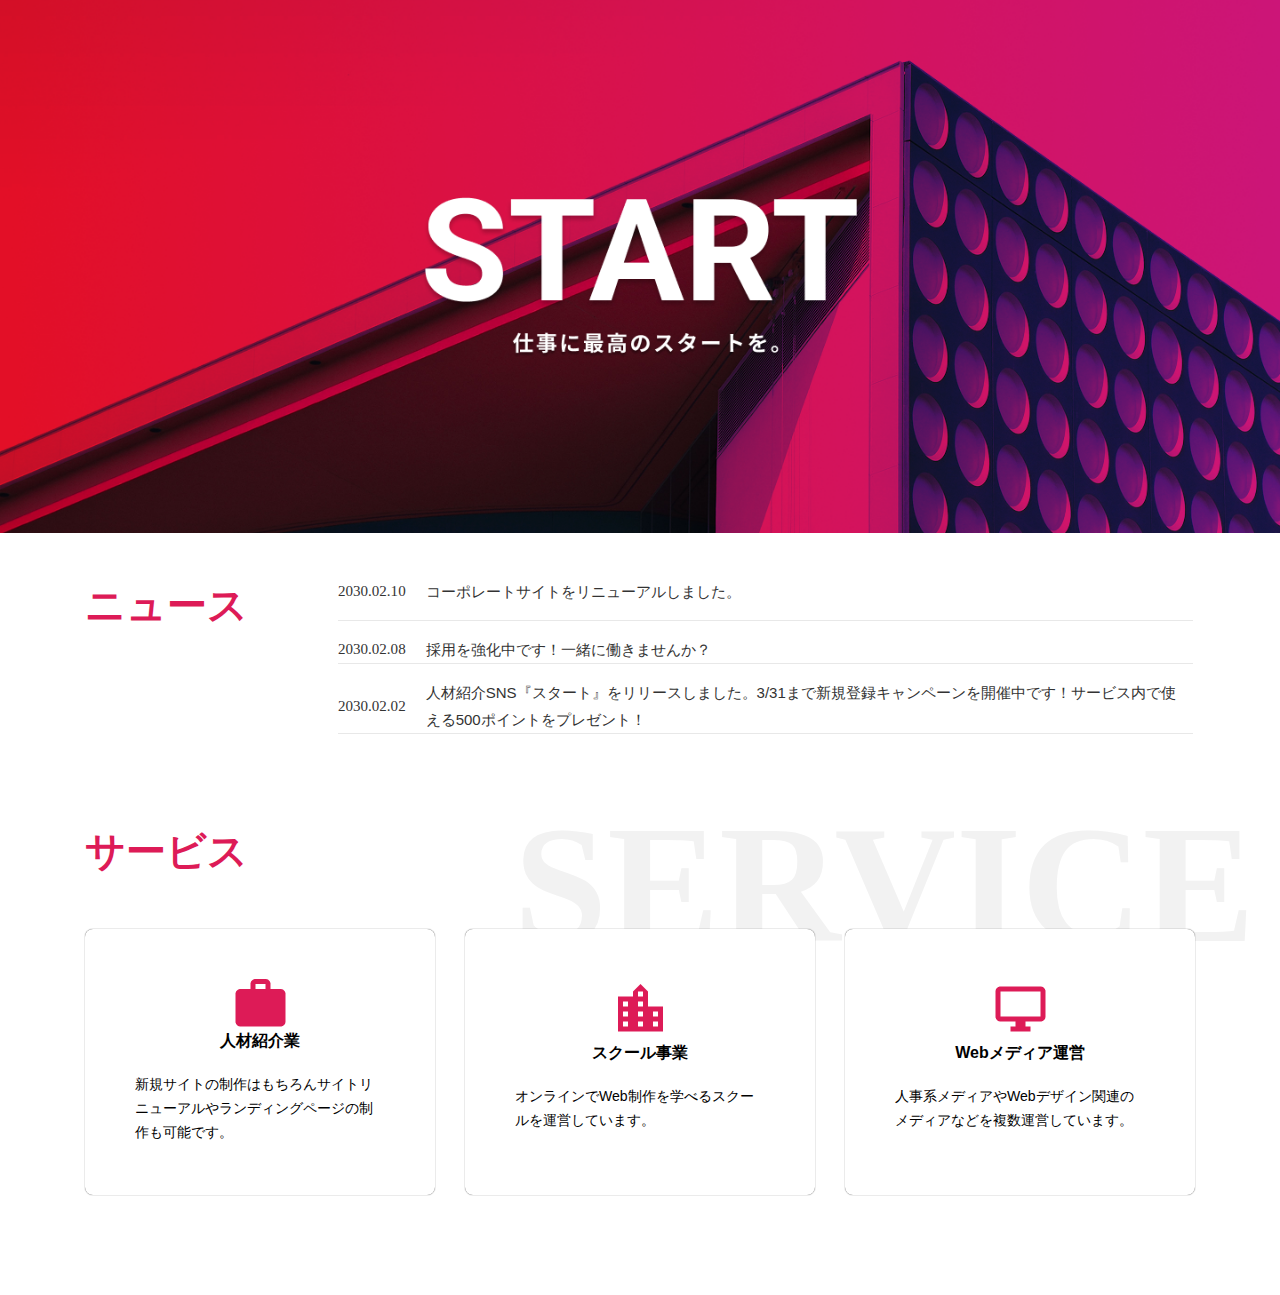
<file: html/index.html>
<!DOCTYPE html>
<html lang="ja">
<head>
  <meta charset="UTF-8">
  <meta name="viewport" content="width=device-width, initial-scale=1.0">
  <title>Document</title>
  <link rel="stylesheet" href="../css/destyle.css">
</head>
<body>
  <header>
    <!--header_common~ 読み込み -->
    <div class="header__mv">
      <img class="view-pc" src="../img/pc_mv.png" alt="START 仕事に最高のスタートを">
      <img class="view-sp" src="../img/sp_mv.png" alt="START 仕事に最高のスタートを">
    </div>
  </header>
  <div class="contents">
    <!-- flexで横並びにする。 -->
    <section class="news">
      <h2>ニュース</h2>
      <!-- 用語とその説明という関係じゃないので、dldtddは使用せず -->
      <ul class="c-news_list">
        <li>
          <a class="c-news_link" href="#">
            <span class="c-news_day">2030.02.10</span>
            <span>コーポレートサイトをリニューアルしました。</span>
          </a>
        </li>
        <li>
          <a class="c-news_link" href="#">
            <span class="c-news_day">2030.02.08</span>
            <span>採用を強化中です！一緒に働きませんか？</span>
          </a>
        </li>
        <li>  
          <a class="c-news_link" href="#">
            <span class="c-news_day">2030.02.02</span>
            <span>人材紹介SNS『スタート』をリリースしました。3/31まで新規登録キャンペーンを開催中です！サービス内で使える500ポイントをプレゼント！</span>
          </a>          
        </li>
      </ul>
    </section>
    <section class="service">
      <h2>サービス</h2>
      <ul class="service__list">
        <!-- backgound:#fff;、flex+flex-flow,gap指定で縦の間隔調整 -->
        <li class="service__item">
          <div class="service__title">
            <img  class="service__img" src="../img/work.png" alt="人材紹介業">
            <p class="service__subtitle">人材紹介業</p>
          </div>   
          <span class="service__explanation">新規サイトの制作はもちろんサイトリニューアルやランディングページの制作も可能です。</span>
        </li>
        <li class="service__item">
          <div class="service__title">
            <img  class="service__img" src="../img/location_city_black_24dp.png" alt="スクール事業">
            <p class="service__subtitle">スクール事業</p>
          </div>
          <span class="service__explanation">オンラインでWeb制作を学べるスクールを運営しています。</span>
        </li>
        <li class="service__item">
          <div class="service__title">
            <img  class="service__img" src="../img/desktop_windows_24dp.png" alt="Webメディア運営">
            <p class="service__subtitle">Webメディア運営</p>
          </div>
          <span class="service__explanation">人事系メディアやWebデザイン関連のメディアなどを複数運営しています。</span>
        </li>                
      </ul>
    </section>
  </div>
  <footer>
    <!-- footer_common~読み込み -->
    <script>
      $('div').load('footer_common_script.html');
    </script>
  </footer>
  <script src="https://ajax.googleapis.com/ajax/libs/jquery/3.7.1/jquery.min.js"></script>
  <script src="../js/script.js"></script>
</body>
</html>
</file>
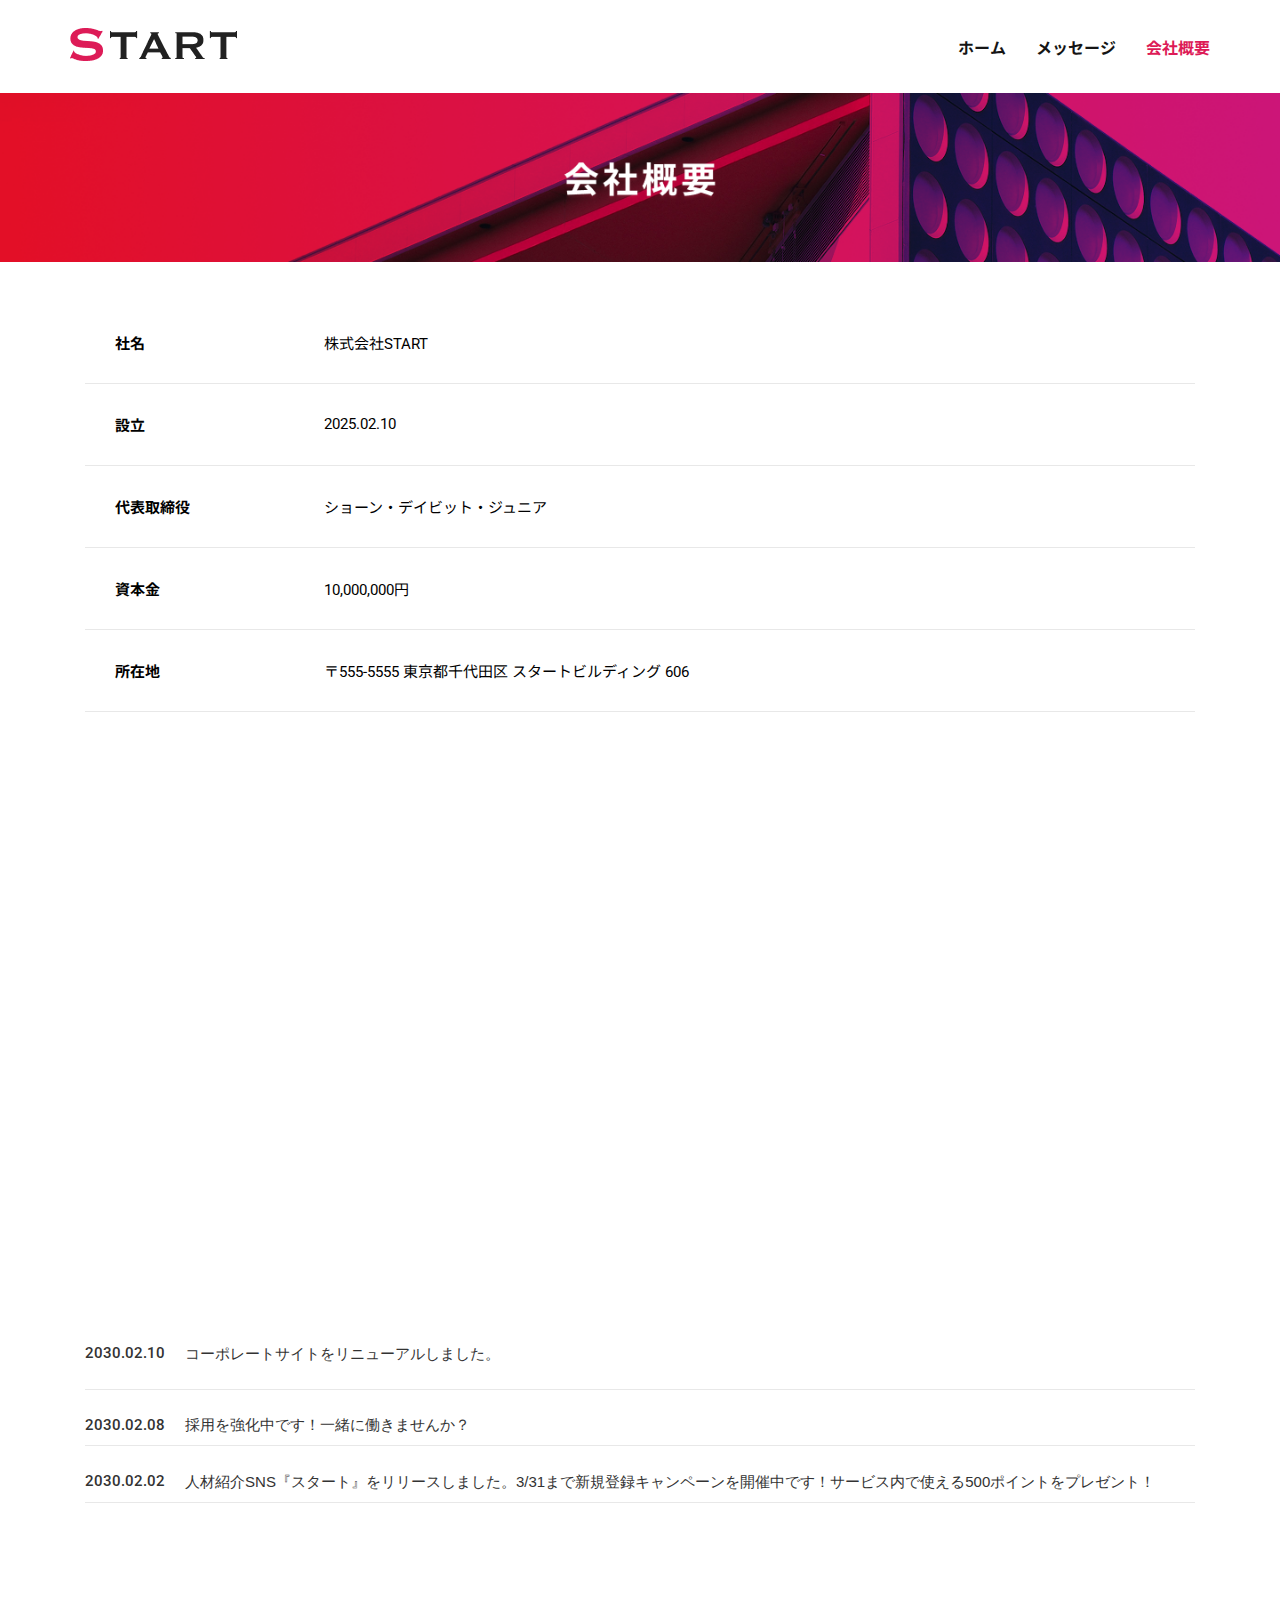
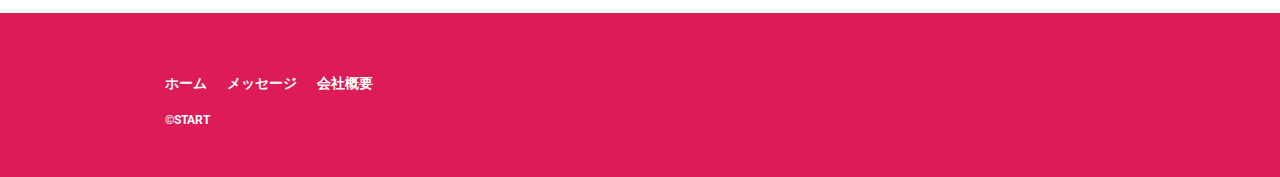
<file: html/company.html>
<!DOCTYPE html>
<html lang="ja">
<head>
  <meta charset="UTF-8">
  <meta name="viewport" content="width=device-width, initial-scale=1.0">
  <title>Document</title>
  <link rel="preconnect" href="https://fonts.googleapis.com">
  <link rel="preconnect" href="https://fonts.gstatic.com" crossorigin>
  <link rel="stylesheet" href="../css/destyle.css">	
  <link href="https://fonts.googleapis.com/css2?family=Noto+Sans+JP:wght@500;700&family=Roboto:wght@400;700&display=swap" 
  rel="stylesheet">
  <link href="https://fonts.googleapis.com/icon?family=Material+Icons+Round" rel="stylesheet">
  <link rel="stylesheet" href="../css/destyle.css">
</head>
<body>
  <header>
    <!--header_common~ 読み込み -->
    <div class="header__menu">
      <div class="top__link">
        <a href="."><img class="top__img" src="../img/start_logo.png" alt="START"></a>
      </div>
      <nav class="gnav view-pc">
        <ul class="gnav__list">
          <li class="gnav__item"><a class="gnav__link" href=".">ホーム</a></li>
          <li class="gnav__item"><a class="gnav__link" href="message.html">メッセージ</a></li>
          <li class="gnav__item"><a class="gnav__link" href="company.html">会社概要</a></li>
        </ul>
      </nav>
      <!-- PC時はdisplay:none; -->
      <nav class="spMenu view-sp">
        <button class="spMenu__btn">
          <img src="../img/menu_btn.png" alt="メニュー">
        </button>
        <div id="spMenu__openMenu" class="spMenu__openMenu">
          <button class="spMenu__close">
            <img src="../img/menu_close.png" alt="閉じる">
          </button>
          <ul class="spMenu__list">
            <li class="spMenu__item"><a class="spMenu__link" href=".">ホーム</a></li>
            <li class="spMenu__item"><a class="spMenu__link" href="message.html">メッセージ</a></li>
            <li class="spMenu__item"><a class="spMenu__link" href="company.html">会社概要</a></li>
          </ul>
        </div> 
      </nav>
    </div>
    <div class="header__mv">
      <img class="view-pc" src="../img/pc_overview-header.png" alt="会社概要">
      <img class="view-sp" src="../img/sp_overview-header.png" alt="会社概要">
    </div>
    
  </header>
  <div class="contents">
    <section class="overview">
      <dl class="overview__list">
        <div class="overview__element">
          <dt class="overview__title">社名</dt>
          <dd>株式会社START</dd>
        </div>
        
        <div class="overview__element">
          <dt class="overview__title">設立</dt>
          <dd>2025.02.10</dd>
        </div>

        <div class="overview__element">
          <dt class="overview__title">代表取締役</dt>
          <dd>ショーン・デイビット・ジュニア</dd>
        </div>

        <div class="overview__element">
          <dt class="overview__title">資本金</dt>
          <dd>10,000,000円</dd>
        </div>

        <div class="overview__element">
          <dt class="overview__title">所在地</dt>
          <dd>〒555-5555 東京都千代田区 スタートビルディング 606</dd>
        </div>

      </dl>

      <div class="overview__map">
        <iframe src="https://www.google.com/maps/embed?pb=!1m18!1m12!1m3!1d3247.84350548849!2d139.61239297578007!3d35.50814767264369!2m3!1f0!2f0!3f0!3m2!1i1024!2i768!4f13.1!3m3!1m2!1s0x60185ed182071401%3A0xf052ade584b9305d!2z44Ki44O844Kv44K344K544OG44Og44Ov44O844Kv44K55qCq5byP5Lya56S-!5e0!3m2!1sja!2sjp!4v1759543767922!5m2!1sja!2sjp" width="600" height="450" style="border:0;" allowfullscreen="" loading="lazy" referrerpolicy="no-referrer-when-downgrade"></iframe>
      </div>
      
      <ul class="c-news_list">
        <li>
          <a class="c-news_link" href="#">
            <p class="c-news_day">2030.02.10</p>
            <span>コーポレートサイトをリニューアルしました。</span>
          </a>
        </li>
        <li>
          <a class="c-news_link" href="#">
            <p class="c-news_day">2030.02.08</p>
            <span>採用を強化中です！一緒に働きませんか？</span>
          </a>
        </li>
        <li>  
          <a class="c-news_link" href="#">
            <p class="c-news_day">2030.02.02</p>
            <span>人材紹介SNS『スタート』をリリースしました。3/31まで新規登録キャンペーンを開催中です！サービス内で使える500ポイントをプレゼント！</span>
          </a>          
        </li>
      </ul>
    </section>
  </div>

  
  <footer>
    <div class="footer__container">
      <ul class="footer__list">
        <li class="footer__item"><a class="footer__link" href=".">ホーム</a></li>
        <li class="footer__item"><a class="footer__link" href="message.html">メッセージ</a></li>
        <li class="footer__item"><a class="footer__link" href="company.html">会社概要</a></li>
      </ul>
      <div class="footer__copyright">©START</div>
    </div>
  </footer>
  <script src="http://ajax.googleapis.com/ajax/libs/jquery/3.7.1/jquery.min.js"></script>
  <script src="../js/script.js"></script>    
</body>
</html>
</file>
<file: css/destyle.css>
*, *::before, *::after {
  box-sizing: border-box;
}

body {
  font-family: "Roboto", "Noto Sans JP", Arial, "Hiragino Kaku Gothic ProN", "Hiragino Sans", Meiryo, sans-serif;
  margin: 0;
}

button {
  border: none;
  background: transparent;
}

ul {
  padding: 0;
  margin: 0;
}

dd, p {
  margin: 0;
}

.view-pc {
  display: block;
}

.view-sp {
  display: none;
}

h2 {
  color: #DD1B57;
  font-size: 250%;
  font-weight: bold;
  margin: 0;
}

li {
  list-style: none;
}

a {
  color: #333;
  text-decoration: none;
}
a:hover {
  text-decoration: underline;
}

.header__menu {
  width: 100%;
  display: flex;
  align-items: center;
  justify-content: space-between;
}

.gnav .gnav__list {
  display: flex;
  align-items: center;
  gap: 30px;
}
.gnav .gnav__link {
  color: #151515;
  font-size: 16px;
  font-weight: bold;
}
.gnav .gnav__link-current {
  color: #DD1B57;
}

.spMenu {
  position: relative;
  width: 60px;
  height: 60px;
}
.spMenu .spMenu__openMenu {
  display: none;
  position: fixed;
  top: 0;
  right: 0;
  background: #DD1B57;
  width: 200px;
  height: 100%;
  z-index: 100;
}
.spMenu .spMenu__openMenu-active {
  display: block;
}
.spMenu .spMenu__close {
  position: absolute;
  right: 0;
}
.spMenu .spMenu__list {
  margin: 90px 0 0;
  text-align: center;
}
.spMenu .spMenu__item {
  margin: 0 0 25px;
}
.spMenu .spMenu__link {
  color: #fff;
  font-size: 16px;
  font-weight: bold;
}
.spMenu .spMenu__link-current {
  opacity: 0.8;
}

.header__mv {
  width: 100%;
}
.header__mv img {
  width: 100%;
}

.contents {
  width: 1110px;
  margin: 0 auto;
}

.c-news_list li {
  border-bottom: 1px solid #E8E8E8;
  padding: 15px 5px 0 0;
}
.c-news_list li:first-child {
  padding: 0 0 15px;
}
.c-news_list span {
  font-family: sans-serif;
  font-size: 100%;
  font-weight: 500;
  line-height: 27px;
}
.c-news_list .c-news_day {
  font-family: "Roboto";
}

.news {
  display: flex;
  margin: 45px 0 0;
}

.service {
  display: block;
  position: relative;
  margin: 90px 0 100px;
}
.service::before {
  color: #F2F2F2;
  content: "SERVICE";
  display: block;
  font-family: "Roboto";
  font-size: 168px;
  font-weight: bold;
  line-height: 1;
  position: absolute;
  right: 28%;
  top: 16%;
  transform: translate(50%, -50%);
  z-index: -1;
}
.service .service__list {
  display: flex;
  justify-content: center;
  gap: 30px;
  margin: 50px 0 0;
}
.service .service__item {
  background: #fff;
  border-radius: 8px;
  box-shadow: 0 0 1px #333;
  display: block;
  padding: 50px;
  min-height: 266px;
  width: 350px;
}
.service .service__title {
  text-align: center;
  margin: 0 0 20px;
}
.service .service__subtitle {
  font-family: sans-serif;
  font-size: 100%;
  font-weight: bold;
}
.service .service__explanation {
  font-family: sans-serif;
  font-size: 88%;
  font-weight: 500;
  line-height: 24px;
  margin: 20px 0 0;
}

.message {
  display: flex;
  flex-flow: column;
  align-items: center;
  margin: 60px 0 100px;
}
.message .message__subtitle {
  text-align: center;
}
.message .message__title {
  margin: 0 0 20px;
  text-align: center;
}
.message .message__main {
  margin: 40px 0 80px;
}
.message .message__ceo {
  float: left;
  margin: 0 25px 28px 0;
}
.message .message__sentence a {
  color: #349BF4;
  text-decoration: underline;
}

.overview {
  margin: 0 0 110px;
}
.overview .overview__list {
  margin: 40px 0 50px;
}
.overview .overview__element {
  align-items: center;
  border-bottom: 1px solid #E8E8E8;
  display: flex;
  font-size: 94%;
  gap: 129px;
  padding: 30px;
}
.overview .overview__title {
  font-weight: bold;
  min-width: 80px;
}
.overview .overview__map {
  margin: 0 0 117px;
}
.overview .overview__map iframe {
  width: 100%;
}

.footer__container {
  display: flex;
  justify-content: flex-start;
  flex-flow: column;
  gap: 20px;
  width: 100%;
  padding: 60px 165px 50px;
  background: #DD1B57;
  color: #fff;
  font-weight: bold;
}

.footer__list {
  display: flex;
  gap: 20px;
}

.footer__link {
  color: #fff;
  font-family: sans-serif;
  font-size: 88%;
}

.footer__copyright {
  font-family: "Roboto";
  font-size: 75%;
}

@media screen and (min-width: 769px) {
  .header__menu {
    padding: 28px 70px;
  }
  .news {
    gap: 90px;
  }
  .news .c-news_list {
    width: 855px;
  }
  .c-news_link {
    align-items: center;
    display: flex;
    font-weight: 500;
    font-size: 94%;
    gap: 20px;
    line-height: 2.7;
  }
  .message .message__main {
    width: 790px;
  }
  .message .message__sentence a:hover {
    text-decoration: none;
  }
}
@media screen and (max-width: 768px) {
  * {
    box-sizing: border-box;
    padding: 0;
    margin: 0;
  }
  .view-pc {
    display: none;
  }
  .view-sp {
    display: block;
  }
  h2 {
    font-size: 200%;
    margin: 0 0 20px;
  }
  .header__menu {
    padding: 0 0 0 20px;
  }
  .header__menu .top__img {
    width: 107px;
    height: 21px;
  }
  .contents {
    width: 100%;
    padding: 0 20px;
  }
  .news {
    flex-flow: column;
    margin: 40px 0 0;
  }
  .c-news_list {
    padding: 0;
    width: 100%;
  }
  .c-news_list span {
    font-size: 94%;
    line-height: 24px;
  }
  .c-news_link {
    display: flex;
    flex-flow: column;
  }
  .c-news_day {
    font-weight: 500;
    font-size: 94%;
  }
  .service {
    margin: 52px 0 0;
  }
  .service::before {
    font-size: 70px;
    right: -46%;
    transform: translate(-50%, -48%);
    top: 5%;
  }
  .service .service__list {
    align-items: center;
    flex-flow: column;
    gap: 20px;
    padding: 0;
    margin: 0 0 75px;
  }
  .service .service__item {
    min-height: 246px;
    padding: 45px 30px 40px;
    width: 100%;
  }
  .message {
    margin: 40px 0 60px;
  }
  .message .message__title {
    font-size: 24px;
    margin: 0 0 15px;
  }
  .message .message__main {
    margin: 25px 0 50px;
  }
  .message .message__sentence {
    font-size: 15px;
  }
  .message .message__ceo {
    margin: 0 15px 17px 0;
  }
  .message .message__office {
    -o-object-fit: cover;
       object-fit: cover;
    width: 100%;
    height: 260px;
  }
  .overview {
    margin: 0 0 60px;
  }
  .overview .overview__element {
    gap: 30px;
    padding: 20px 15px 20px 0;
  }
  .overview .overview__title {
    font-size: 93%;
  }
  .overview dd {
    font-size: 93%;
  }
  .overview .overview__map {
    margin: 0 0 50px;
  }
  footer .footer__container {
    gap: 25px;
    padding: 42px 20px 32px;
  }
  footer .footer__list {
    gap: 25px;
  }
  footer .footer__link {
    font-size: 75%;
  }
  footer .footer__copyright {
    font-size: 62%;
  }
}/*# sourceMappingURL=destyle.css.map */
</file>
